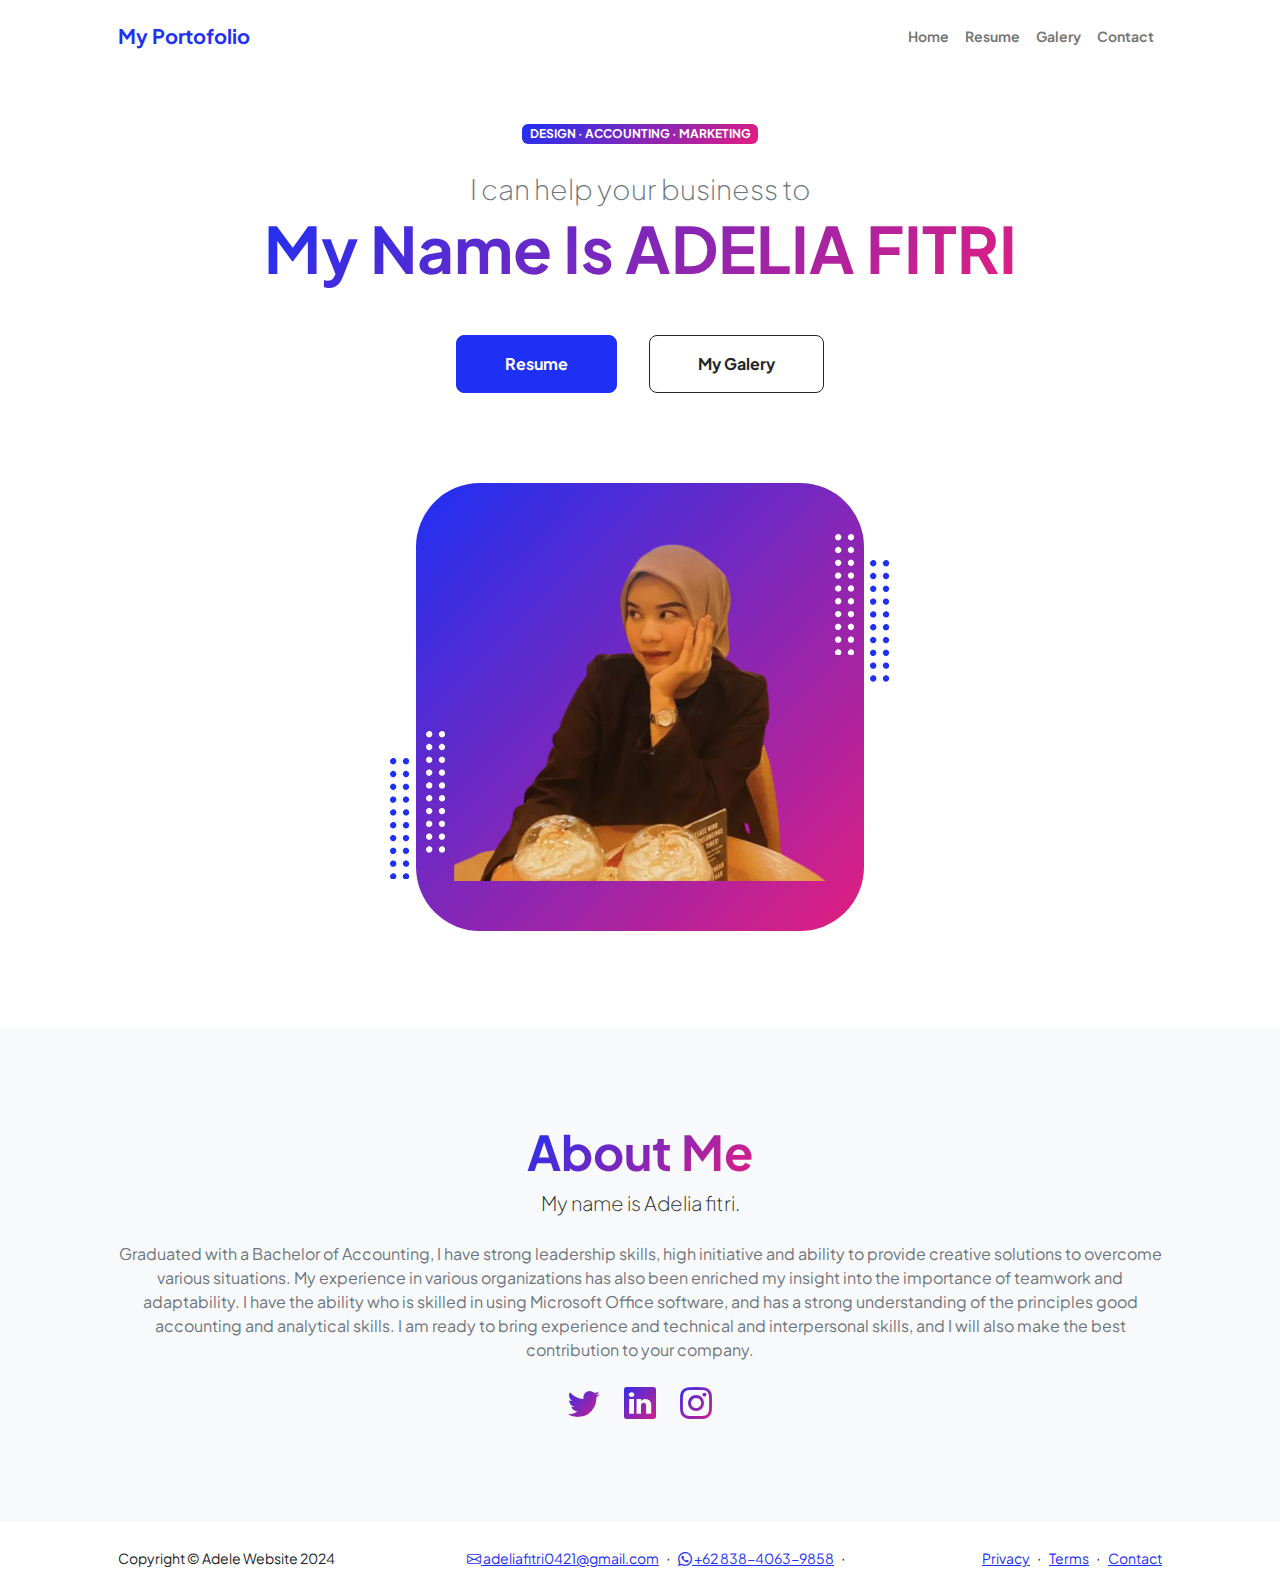
<file: index.html>
<!DOCTYPE html>
<html lang="en">
    <head>
        <meta charset="utf-8" />
        <meta name="viewport" content="width=device-width, initial-scale=1, shrink-to-fit=no" />
        <meta name="description" content="" />
        <meta name="author" content="" />
        <title>Portofolio - Adele</title>
        <!-- Favicon-->
        <link rel="icon" type="image/x-icon" href="assets/favicon.ico" />
        <!-- Custom Google font-->
        <link rel="preconnect" href="https://fonts.googleapis.com" />
        <link rel="preconnect" href="https://fonts.gstatic.com" crossorigin />
        <link href="https://fonts.googleapis.com/css2?family=Plus+Jakarta+Sans:wght@100;200;300;400;500;600;700;800;900&amp;display=swap" rel="stylesheet" />
        <!-- Bootstrap icons-->
        <link href="https://cdn.jsdelivr.net/npm/bootstrap-icons@1.8.1/font/bootstrap-icons.css" rel="stylesheet" />
        <!-- Core theme CSS (includes Bootstrap)-->
        <link href="css/styles.css" rel="stylesheet" />
    </head>
    <body class="d-flex flex-column h-100">
        <main class="flex-shrink-0">
            <!-- Navigation-->
            <nav class="navbar navbar-expand-lg navbar-light bg-white py-3">
                <div class="container px-5">
                    <a class="navbar-brand" href="index.html"><span class="fw-bolder text-primary">My Portofolio</span></a>
                    <button class="navbar-toggler" type="button" data-bs-toggle="collapse" data-bs-target="#navbarSupportedContent" aria-controls="navbarSupportedContent" aria-expanded="false" aria-label="Toggle navigation"><span class="navbar-toggler-icon"></span></button>
                    <div class="collapse navbar-collapse" id="navbarSupportedContent">
                        <ul class="navbar-nav ms-auto mb-2 mb-lg-0 small fw-bolder">
                            <li class="nav-item"><a class="nav-link" href="index.html">Home</a></li>
                            <li class="nav-item"><a class="nav-link" href="resume.html">Resume</a></li>
                            <li class="nav-item"><a class="nav-link" href="galery.html">Galery</a></li>
                            <li class="nav-item"><a class="nav-link" href="contact.html">Contact</a></li>
                        </ul>
                    </div>
                </div>
            </nav>
            <!-- Header-->
            <header class="py-5">
                <div class="container px-5 pb-5">
                    <div class="row gx-5 align-items-center">
                        <div class="col-xxl-5">
                            <!-- Header text content-->
                            <div class="text-center text-xxl-start">
                                <div class="badge bg-gradient-primary-to-secondary text-white mb-4"><div class="text-uppercase">Design &middot; Accounting &middot; Marketing</div></div>
                                <div class="fs-3 fw-light text-muted">I can help your business to</div>
                                <h1 class="display-3 fw-bolder mb-5"><span class="text-gradient d-inline">My Name Is ADELIA FITRI</span></h1>
                                <div class="d-grid gap-3 d-sm-flex justify-content-sm-center justify-content-xxl-start mb-3">
                                    <a class="btn btn-primary btn-lg px-5 py-3 me-sm-3 fs-6 fw-bolder" href="resume.html">Resume</a>
                                    <a class="btn btn-outline-dark btn-lg px-5 py-3 fs-6 fw-bolder" href="galery.html">My Galery</a>
                                </div>
                            </div>
                        </div>
                        <div class="col-xxl-7">
                            <!-- Header profile picture-->
                            <div class="d-flex justify-content-center mt-5 mt-xxl-0">
                                <div class="profile bg-gradient-primary-to-secondary">
                                    <img class="profile-img" src="assets/3.png" alt="..." style="padding-bottom: 50px;" />
                                    <div class="dots-1">
                                        <!-- SVG Dots-->
                                        <svg version="1.1" xmlns="http://www.w3.org/2000/svg" xmlns:xlink="http://www.w3.org/1999/xlink" x="0px" y="0px" viewBox="0 0 191.6 1215.4" style="enable-background: new 0 0 191.6 1215.4" xml:space="preserve">
                                            <g transform="translate(0.000000,1280.000000) scale(0.100000,-0.100000)">
                                                <path d="M227.7,12788.6c-105-35-200-141-222-248c-43-206,163-412,369-369c155,32,275,190,260,339c-11,105-90,213-190,262        C383.7,12801.6,289.7,12808.6,227.7,12788.6z"></path>
                                                <path d="M1507.7,12788.6c-151-50-253-216-222-362c25-119,136-230,254-255c194-41,395,142,375,339c-11,105-90,213-190,262        C1663.7,12801.6,1569.7,12808.6,1507.7,12788.6z"></path>
                                                <path d="M227.7,11508.6c-105-35-200-141-222-248c-43-206,163-412,369-369c155,32,275,190,260,339c-11,105-90,213-190,262        C383.7,11521.6,289.7,11528.6,227.7,11508.6z"></path>
                                                <path d="M1507.7,11508.6c-151-50-253-216-222-362c25-119,136-230,254-255c194-41,395,142,375,339c-11,105-90,213-190,262        C1663.7,11521.6,1569.7,11528.6,1507.7,11508.6z"></path>
                                                <path d="M227.7,10228.6c-105-35-200-141-222-248c-43-206,163-412,369-369c155,32,275,190,260,339c-11,105-90,213-190,262        C383.7,10241.6,289.7,10248.6,227.7,10228.6z"></path>
                                                <path d="M1507.7,10228.6c-105-35-200-141-222-248c-43-206,163-412,369-369c155,32,275,190,260,339c-11,105-90,213-190,262        C1663.7,10241.6,1569.7,10248.6,1507.7,10228.6z"></path>
                                                <path d="M227.7,8948.6c-105-35-200-141-222-248c-43-206,163-412,369-369c155,32,275,190,260,339c-11,105-90,213-190,262        C383.7,8961.6,289.7,8968.6,227.7,8948.6z"></path>
                                                <path d="M1507.7,8948.6c-105-35-200-141-222-248c-43-206,163-412,369-369c155,32,275,190,260,339c-11,105-90,213-190,262        C1663.7,8961.6,1569.7,8968.6,1507.7,8948.6z"></path>
                                                <path d="M227.7,7668.6c-105-35-200-141-222-248c-43-206,163-412,369-369c155,32,275,190,260,339c-11,105-90,213-190,262        C383.7,7681.6,289.7,7688.6,227.7,7668.6z"></path>
                                                <path d="M1507.7,7668.6c-105-35-200-141-222-248c-43-206,163-412,369-369c155,32,275,190,260,339c-11,105-90,213-190,262        C1663.7,7681.6,1569.7,7688.6,1507.7,7668.6z"></path>
                                                <path d="M227.7,6388.6c-105-35-200-141-222-248c-43-206,163-412,369-369c155,32,275,190,260,339c-11,105-90,213-190,262        C383.7,6401.6,289.7,6408.6,227.7,6388.6z"></path>
                                                <path d="M1507.7,6388.6c-105-35-200-141-222-248c-43-206,163-412,369-369c155,32,275,190,260,339c-11,105-90,213-190,262        C1663.7,6401.6,1569.7,6408.6,1507.7,6388.6z"></path>
                                                <path d="M227.7,5108.6c-105-35-200-141-222-248c-43-206,163-412,369-369c155,32,275,190,260,339c-11,105-90,213-190,262        C383.7,5121.6,289.7,5128.6,227.7,5108.6z"></path>
                                                <path d="M1507.7,5108.6c-105-35-200-141-222-248c-43-206,163-412,369-369c155,32,275,190,260,339c-11,105-90,213-190,262        C1663.7,5121.6,1569.7,5128.6,1507.7,5108.6z"></path>
                                                <path d="M227.7,3828.6c-105-35-200-141-222-248c-43-206,163-412,369-369c155,32,275,190,260,339c-11,105-90,213-190,262        C383.7,3841.6,289.7,3848.6,227.7,3828.6z"></path>
                                                <path d="M1507.7,3828.6c-105-35-200-141-222-248c-43-206,163-412,369-369c155,32,275,190,260,339c-11,105-90,213-190,262        C1663.7,3841.6,1569.7,3848.6,1507.7,3828.6z"></path>
                                                <path d="M227.7,2548.6c-105-35-200-141-222-248c-43-206,163-412,369-369c155,32,275,190,260,339c-11,105-90,213-190,262        C383.7,2561.6,289.7,2568.6,227.7,2548.6z"></path>
                                                <path d="M1507.7,2548.6c-105-35-200-141-222-248c-43-206,163-412,369-369c155,32,275,190,260,339c-11,105-90,213-190,262        C1663.7,2561.6,1569.7,2568.6,1507.7,2548.6z"></path>
                                                <path d="M227.7,1268.6c-105-35-200-141-222-248c-43-206,163-412,369-369c155,32,275,190,260,339c-11,105-90,213-190,262        C383.7,1281.6,289.7,1288.6,227.7,1268.6z"></path>
                                                <path d="M1507.7,1268.6c-105-35-200-141-222-248c-43-206,163-412,369-369c155,32,275,190,260,339c-11,105-90,213-190,262        C1663.7,1281.6,1569.7,1288.6,1507.7,1268.6z"></path>
                                            </g>
                                        </svg>
                                        <!-- END of SVG dots-->
                                    </div>
                                    <div class="dots-2">
                                        <!-- SVG Dots-->
                                        <svg version="1.1" xmlns="http://www.w3.org/2000/svg" xmlns:xlink="http://www.w3.org/1999/xlink" x="0px" y="0px" viewBox="0 0 191.6 1215.4" style="enable-background: new 0 0 191.6 1215.4" xml:space="preserve">
                                            <g transform="translate(0.000000,1280.000000) scale(0.100000,-0.100000)">
                                                <path d="M227.7,12788.6c-105-35-200-141-222-248c-43-206,163-412,369-369c155,32,275,190,260,339c-11,105-90,213-190,262        C383.7,12801.6,289.7,12808.6,227.7,12788.6z"></path>
                                                <path d="M1507.7,12788.6c-151-50-253-216-222-362c25-119,136-230,254-255c194-41,395,142,375,339c-11,105-90,213-190,262        C1663.7,12801.6,1569.7,12808.6,1507.7,12788.6z"></path>
                                                <path d="M227.7,11508.6c-105-35-200-141-222-248c-43-206,163-412,369-369c155,32,275,190,260,339c-11,105-90,213-190,262        C383.7,11521.6,289.7,11528.6,227.7,11508.6z"></path>
                                                <path d="M1507.7,11508.6c-151-50-253-216-222-362c25-119,136-230,254-255c194-41,395,142,375,339c-11,105-90,213-190,262        C1663.7,11521.6,1569.7,11528.6,1507.7,11508.6z"></path>
                                                <path d="M227.7,10228.6c-105-35-200-141-222-248c-43-206,163-412,369-369c155,32,275,190,260,339c-11,105-90,213-190,262        C383.7,10241.6,289.7,10248.6,227.7,10228.6z"></path>
                                                <path d="M1507.7,10228.6c-105-35-200-141-222-248c-43-206,163-412,369-369c155,32,275,190,260,339c-11,105-90,213-190,262        C1663.7,10241.6,1569.7,10248.6,1507.7,10228.6z"></path>
                                                <path d="M227.7,8948.6c-105-35-200-141-222-248c-43-206,163-412,369-369c155,32,275,190,260,339c-11,105-90,213-190,262        C383.7,8961.6,289.7,8968.6,227.7,8948.6z"></path>
                                                <path d="M1507.7,8948.6c-105-35-200-141-222-248c-43-206,163-412,369-369c155,32,275,190,260,339c-11,105-90,213-190,262        C1663.7,8961.6,1569.7,8968.6,1507.7,8948.6z"></path>
                                                <path d="M227.7,7668.6c-105-35-200-141-222-248c-43-206,163-412,369-369c155,32,275,190,260,339c-11,105-90,213-190,262        C383.7,7681.6,289.7,7688.6,227.7,7668.6z"></path>
                                                <path d="M1507.7,7668.6c-105-35-200-141-222-248c-43-206,163-412,369-369c155,32,275,190,260,339c-11,105-90,213-190,262        C1663.7,7681.6,1569.7,7688.6,1507.7,7668.6z"></path>
                                                <path d="M227.7,6388.6c-105-35-200-141-222-248c-43-206,163-412,369-369c155,32,275,190,260,339c-11,105-90,213-190,262        C383.7,6401.6,289.7,6408.6,227.7,6388.6z"></path>
                                                <path d="M1507.7,6388.6c-105-35-200-141-222-248c-43-206,163-412,369-369c155,32,275,190,260,339c-11,105-90,213-190,262        C1663.7,6401.6,1569.7,6408.6,1507.7,6388.6z"></path>
                                                <path d="M227.7,5108.6c-105-35-200-141-222-248c-43-206,163-412,369-369c155,32,275,190,260,339c-11,105-90,213-190,262        C383.7,5121.6,289.7,5128.6,227.7,5108.6z"></path>
                                                <path d="M1507.7,5108.6c-105-35-200-141-222-248c-43-206,163-412,369-369c155,32,275,190,260,339c-11,105-90,213-190,262        C1663.7,5121.6,1569.7,5128.6,1507.7,5108.6z"></path>
                                                <path d="M227.7,3828.6c-105-35-200-141-222-248c-43-206,163-412,369-369c155,32,275,190,260,339c-11,105-90,213-190,262        C383.7,3841.6,289.7,3848.6,227.7,3828.6z"></path>
                                                <path d="M1507.7,3828.6c-105-35-200-141-222-248c-43-206,163-412,369-369c155,32,275,190,260,339c-11,105-90,213-190,262        C1663.7,3841.6,1569.7,3848.6,1507.7,3828.6z"></path>
                                                <path d="M227.7,2548.6c-105-35-200-141-222-248c-43-206,163-412,369-369c155,32,275,190,260,339c-11,105-90,213-190,262        C383.7,2561.6,289.7,2568.6,227.7,2548.6z"></path>
                                                <path d="M1507.7,2548.6c-105-35-200-141-222-248c-43-206,163-412,369-369c155,32,275,190,260,339c-11,105-90,213-190,262        C1663.7,2561.6,1569.7,2568.6,1507.7,2548.6z"></path>
                                                <path d="M227.7,1268.6c-105-35-200-141-222-248c-43-206,163-412,369-369c155,32,275,190,260,339c-11,105-90,213-190,262        C383.7,1281.6,289.7,1288.6,227.7,1268.6z"></path>
                                                <path d="M1507.7,1268.6c-105-35-200-141-222-248c-43-206,163-412,369-369c155,32,275,190,260,339c-11,105-90,213-190,262        C1663.7,1281.6,1569.7,1288.6,1507.7,1268.6z"></path>
                                            </g>
                                        </svg>
                                        <!-- END of SVG dots-->
                                    </div>
                                    <div class="dots-3">
                                        <!-- SVG Dots-->
                                        <svg version="1.1" xmlns="http://www.w3.org/2000/svg" xmlns:xlink="http://www.w3.org/1999/xlink" x="0px" y="0px" viewBox="0 0 191.6 1215.4" style="enable-background: new 0 0 191.6 1215.4" xml:space="preserve">
                                            <g transform="translate(0.000000,1280.000000) scale(0.100000,-0.100000)">
                                                <path d="M227.7,12788.6c-105-35-200-141-222-248c-43-206,163-412,369-369c155,32,275,190,260,339c-11,105-90,213-190,262        C383.7,12801.6,289.7,12808.6,227.7,12788.6z"></path>
                                                <path d="M1507.7,12788.6c-151-50-253-216-222-362c25-119,136-230,254-255c194-41,395,142,375,339c-11,105-90,213-190,262        C1663.7,12801.6,1569.7,12808.6,1507.7,12788.6z"></path>
                                                <path d="M227.7,11508.6c-105-35-200-141-222-248c-43-206,163-412,369-369c155,32,275,190,260,339c-11,105-90,213-190,262        C383.7,11521.6,289.7,11528.6,227.7,11508.6z"></path>
                                                <path d="M1507.7,11508.6c-151-50-253-216-222-362c25-119,136-230,254-255c194-41,395,142,375,339c-11,105-90,213-190,262        C1663.7,11521.6,1569.7,11528.6,1507.7,11508.6z"></path>
                                                <path d="M227.7,10228.6c-105-35-200-141-222-248c-43-206,163-412,369-369c155,32,275,190,260,339c-11,105-90,213-190,262        C383.7,10241.6,289.7,10248.6,227.7,10228.6z"></path>
                                                <path d="M1507.7,10228.6c-105-35-200-141-222-248c-43-206,163-412,369-369c155,32,275,190,260,339c-11,105-90,213-190,262        C1663.7,10241.6,1569.7,10248.6,1507.7,10228.6z"></path>
                                                <path d="M227.7,8948.6c-105-35-200-141-222-248c-43-206,163-412,369-369c155,32,275,190,260,339c-11,105-90,213-190,262        C383.7,8961.6,289.7,8968.6,227.7,8948.6z"></path>
                                                <path d="M1507.7,8948.6c-105-35-200-141-222-248c-43-206,163-412,369-369c155,32,275,190,260,339c-11,105-90,213-190,262        C1663.7,8961.6,1569.7,8968.6,1507.7,8948.6z"></path>
                                                <path d="M227.7,7668.6c-105-35-200-141-222-248c-43-206,163-412,369-369c155,32,275,190,260,339c-11,105-90,213-190,262        C383.7,7681.6,289.7,7688.6,227.7,7668.6z"></path>
                                                <path d="M1507.7,7668.6c-105-35-200-141-222-248c-43-206,163-412,369-369c155,32,275,190,260,339c-11,105-90,213-190,262        C1663.7,7681.6,1569.7,7688.6,1507.7,7668.6z"></path>
                                                <path d="M227.7,6388.6c-105-35-200-141-222-248c-43-206,163-412,369-369c155,32,275,190,260,339c-11,105-90,213-190,262        C383.7,6401.6,289.7,6408.6,227.7,6388.6z"></path>
                                                <path d="M1507.7,6388.6c-105-35-200-141-222-248c-43-206,163-412,369-369c155,32,275,190,260,339c-11,105-90,213-190,262        C1663.7,6401.6,1569.7,6408.6,1507.7,6388.6z"></path>
                                                <path d="M227.7,5108.6c-105-35-200-141-222-248c-43-206,163-412,369-369c155,32,275,190,260,339c-11,105-90,213-190,262        C383.7,5121.6,289.7,5128.6,227.7,5108.6z"></path>
                                                <path d="M1507.7,5108.6c-105-35-200-141-222-248c-43-206,163-412,369-369c155,32,275,190,260,339c-11,105-90,213-190,262        C1663.7,5121.6,1569.7,5128.6,1507.7,5108.6z"></path>
                                                <path d="M227.7,3828.6c-105-35-200-141-222-248c-43-206,163-412,369-369c155,32,275,190,260,339c-11,105-90,213-190,262        C383.7,3841.6,289.7,3848.6,227.7,3828.6z"></path>
                                                <path d="M1507.7,3828.6c-105-35-200-141-222-248c-43-206,163-412,369-369c155,32,275,190,260,339c-11,105-90,213-190,262        C1663.7,3841.6,1569.7,3848.6,1507.7,3828.6z"></path>
                                                <path d="M227.7,2548.6c-105-35-200-141-222-248c-43-206,163-412,369-369c155,32,275,190,260,339c-11,105-90,213-190,262        C383.7,2561.6,289.7,2568.6,227.7,2548.6z"></path>
                                                <path d="M1507.7,2548.6c-105-35-200-141-222-248c-43-206,163-412,369-369c155,32,275,190,260,339c-11,105-90,213-190,262        C1663.7,2561.6,1569.7,2568.6,1507.7,2548.6z"></path>
                                                <path d="M227.7,1268.6c-105-35-200-141-222-248c-43-206,163-412,369-369c155,32,275,190,260,339c-11,105-90,213-190,262        C383.7,1281.6,289.7,1288.6,227.7,1268.6z"></path>
                                                <path d="M1507.7,1268.6c-105-35-200-141-222-248c-43-206,163-412,369-369c155,32,275,190,260,339c-11,105-90,213-190,262        C1663.7,1281.6,1569.7,1288.6,1507.7,1268.6z"></path>
                                            </g>
                                        </svg>
                                        <!-- END of SVG dots-->
                                    </div>
                                    <div class="dots-4">
                                        <!-- SVG Dots-->
                                        <svg version="1.1" xmlns="http://www.w3.org/2000/svg" xmlns:xlink="http://www.w3.org/1999/xlink" x="0px" y="0px" viewBox="0 0 191.6 1215.4" style="enable-background: new 0 0 191.6 1215.4" xml:space="preserve">
                                            <g transform="translate(0.000000,1280.000000) scale(0.100000,-0.100000)">
                                                <path d="M227.7,12788.6c-105-35-200-141-222-248c-43-206,163-412,369-369c155,32,275,190,260,339c-11,105-90,213-190,262        C383.7,12801.6,289.7,12808.6,227.7,12788.6z"></path>
                                                <path d="M1507.7,12788.6c-151-50-253-216-222-362c25-119,136-230,254-255c194-41,395,142,375,339c-11,105-90,213-190,262        C1663.7,12801.6,1569.7,12808.6,1507.7,12788.6z"></path>
                                                <path d="M227.7,11508.6c-105-35-200-141-222-248c-43-206,163-412,369-369c155,32,275,190,260,339c-11,105-90,213-190,262        C383.7,11521.6,289.7,11528.6,227.7,11508.6z"></path>
                                                <path d="M1507.7,11508.6c-151-50-253-216-222-362c25-119,136-230,254-255c194-41,395,142,375,339c-11,105-90,213-190,262        C1663.7,11521.6,1569.7,11528.6,1507.7,11508.6z"></path>
                                                <path d="M227.7,10228.6c-105-35-200-141-222-248c-43-206,163-412,369-369c155,32,275,190,260,339c-11,105-90,213-190,262        C383.7,10241.6,289.7,10248.6,227.7,10228.6z"></path>
                                                <path d="M1507.7,10228.6c-105-35-200-141-222-248c-43-206,163-412,369-369c155,32,275,190,260,339c-11,105-90,213-190,262        C1663.7,10241.6,1569.7,10248.6,1507.7,10228.6z"></path>
                                                <path d="M227.7,8948.6c-105-35-200-141-222-248c-43-206,163-412,369-369c155,32,275,190,260,339c-11,105-90,213-190,262        C383.7,8961.6,289.7,8968.6,227.7,8948.6z"></path>
                                                <path d="M1507.7,8948.6c-105-35-200-141-222-248c-43-206,163-412,369-369c155,32,275,190,260,339c-11,105-90,213-190,262        C1663.7,8961.6,1569.7,8968.6,1507.7,8948.6z"></path>
                                                <path d="M227.7,7668.6c-105-35-200-141-222-248c-43-206,163-412,369-369c155,32,275,190,260,339c-11,105-90,213-190,262        C383.7,7681.6,289.7,7688.6,227.7,7668.6z"></path>
                                                <path d="M1507.7,7668.6c-105-35-200-141-222-248c-43-206,163-412,369-369c155,32,275,190,260,339c-11,105-90,213-190,262        C1663.7,7681.6,1569.7,7688.6,1507.7,7668.6z"></path>
                                                <path d="M227.7,6388.6c-105-35-200-141-222-248c-43-206,163-412,369-369c155,32,275,190,260,339c-11,105-90,213-190,262        C383.7,6401.6,289.7,6408.6,227.7,6388.6z"></path>
                                                <path d="M1507.7,6388.6c-105-35-200-141-222-248c-43-206,163-412,369-369c155,32,275,190,260,339c-11,105-90,213-190,262        C1663.7,6401.6,1569.7,6408.6,1507.7,6388.6z"></path>
                                                <path d="M227.7,5108.6c-105-35-200-141-222-248c-43-206,163-412,369-369c155,32,275,190,260,339c-11,105-90,213-190,262        C383.7,5121.6,289.7,5128.6,227.7,5108.6z"></path>
                                                <path d="M1507.7,5108.6c-105-35-200-141-222-248c-43-206,163-412,369-369c155,32,275,190,260,339c-11,105-90,213-190,262        C1663.7,5121.6,1569.7,5128.6,1507.7,5108.6z"></path>
                                                <path d="M227.7,3828.6c-105-35-200-141-222-248c-43-206,163-412,369-369c155,32,275,190,260,339c-11,105-90,213-190,262        C383.7,3841.6,289.7,3848.6,227.7,3828.6z"></path>
                                                <path d="M1507.7,3828.6c-105-35-200-141-222-248c-43-206,163-412,369-369c155,32,275,190,260,339c-11,105-90,213-190,262        C1663.7,3841.6,1569.7,3848.6,1507.7,3828.6z"></path>
                                                <path d="M227.7,2548.6c-105-35-200-141-222-248c-43-206,163-412,369-369c155,32,275,190,260,339c-11,105-90,213-190,262        C383.7,2561.6,289.7,2568.6,227.7,2548.6z"></path>
                                                <path d="M1507.7,2548.6c-105-35-200-141-222-248c-43-206,163-412,369-369c155,32,275,190,260,339c-11,105-90,213-190,262        C1663.7,2561.6,1569.7,2568.6,1507.7,2548.6z"></path>
                                                <path d="M227.7,1268.6c-105-35-200-141-222-248c-43-206,163-412,369-369c155,32,275,190,260,339c-11,105-90,213-190,262        C383.7,1281.6,289.7,1288.6,227.7,1268.6z"></path>
                                                <path d="M1507.7,1268.6c-105-35-200-141-222-248c-43-206,163-412,369-369c155,32,275,190,260,339c-11,105-90,213-190,262        C1663.7,1281.6,1569.7,1288.6,1507.7,1268.6z"></path>
                                            </g>
                                        </svg>
                                        <!-- END of SVG dots-->
                                    </div>
                                </div>
                            </div>
                        </div>
                    </div>
                </div>
            </header>
            <!-- About Section-->
            <section class="bg-light py-5">
                <div class="container px-5">
                    <div class="row gx-5 justify-content-center">
                        <div class="col-xxl-8">
                            <div class="text-center my-5">
                                <h2 class="display-5 fw-bolder"><span class="text-gradient d-inline">About Me</span></h2>
                                <p class="lead fw-light mb-4">My name is Adelia fitri.</p>
                                <p class="text-muted">Graduated with a Bachelor of Accounting, I have strong leadership skills, high initiative and ability
                                    to provide creative solutions to overcome various situations. My experience in various organizations has also been
                                    enriched my insight into the importance of teamwork and adaptability. I have the ability
                                    who is skilled in using Microsoft Office software, and has a strong understanding of the principles
                                    good accounting and analytical skills. I am ready to bring experience and technical and interpersonal skills, and
                                    I will also make the best contribution to your company.</p>
                                <div class="d-flex justify-content-center fs-2 gap-4">
                                    <a class="text-gradient" href="#!"><i class="bi bi-twitter"></i></a>
                                    <!-- <a class="text-gradient" href="+62 838-4063-9858"><i class="bi bi-whatsapp"></i></a> -->
                                    <a class="text-gradient" href="https://www.linkedin.com/in/adeliafitri""><i class="bi bi-linkedin"></i></a>
                                    <a class="text-gradient" href="https://www.instagram.com/addeelle_?igsh=eDBuMzd1dDM4Njk5"><i class="fab bi-instagram"></i></a>
                                </div>
                            </div>
                        </div>
                    </div>
                </div>
            </section>
        </main>
        <!-- Footer-->
        <footer class="bg-white py-4 mt-auto">
            <div class="container px-5">
                <div class="row align-items-center justify-content-between flex-column flex-sm-row">
                    <div class="col-auto"><div class="small m-0">Copyright &copy; Adele Website 2024</div></div>
                    <div class="col-auto">
                        <a class="small" href="#!"><i class="fas bi-envelope"></i> adeliafitri0421@gmail.com</a>
                        <span class="mx-1">&middot;</span>
                        <a class="small" href="#!"><i class="fas bi-whatsapp"></i> +62 838-4063-9858</a>
                        <span class="mx-1">&middot;</span>
                    </div>
                    <div class="col-auto">
                        <a class="small" href="#!">Privacy</a>
                        <span class="mx-1">&middot;</span>
                        <a class="small" href="#!">Terms</a>
                        <span class="mx-1">&middot;</span>
                        <a class="small" href="#!">Contact</a>
                    </div>
                </div>
            </div>
        </footer>
        <!-- Bootstrap core JS-->
        <script src="https://cdn.jsdelivr.net/npm/bootstrap@5.2.3/dist/js/bootstrap.bundle.min.js"></script>
        <!-- Core theme JS-->
        <script src="js/scripts.js"></script>
    </body>
</html>
</file>
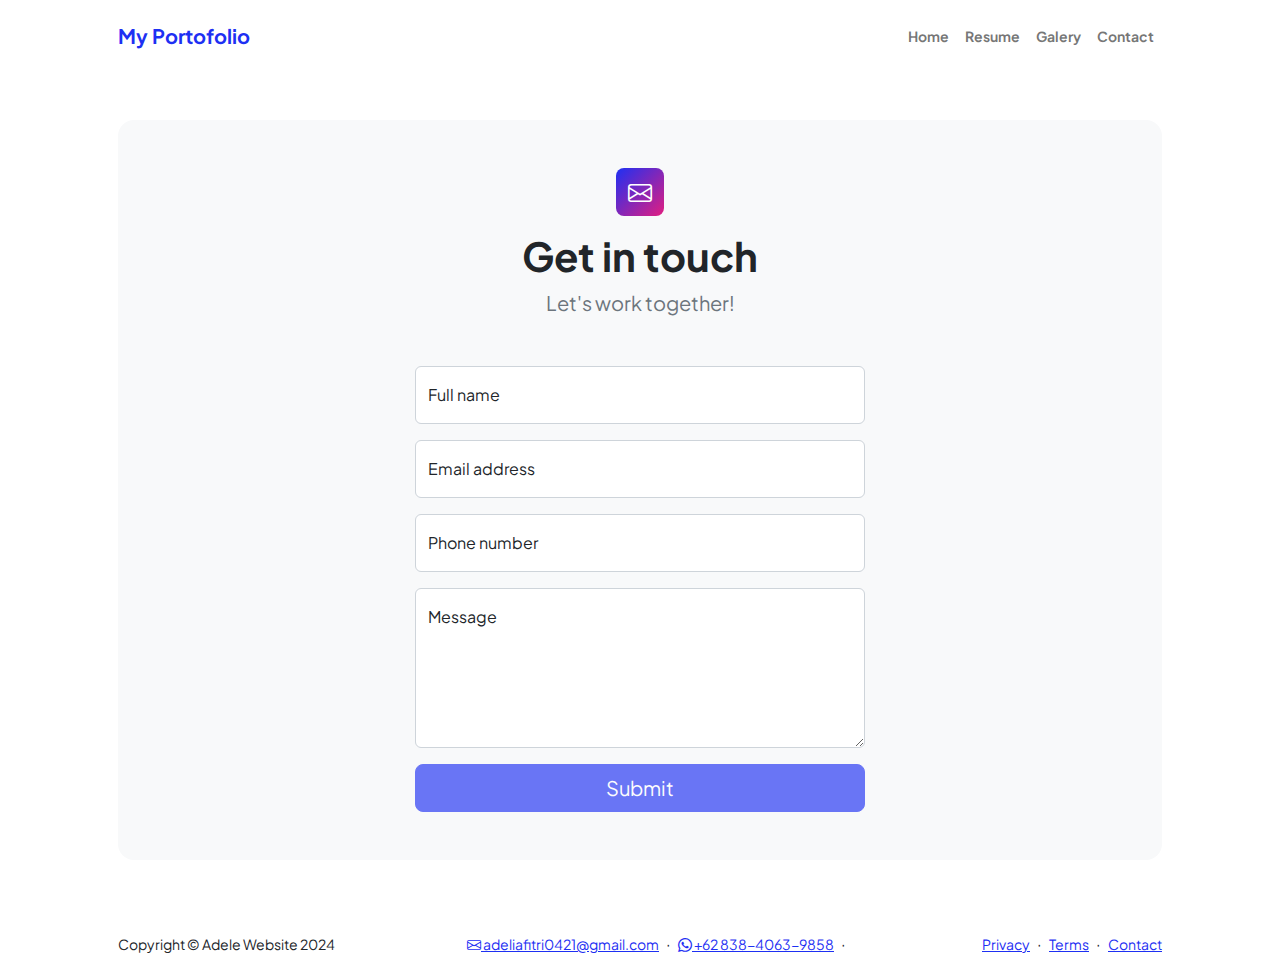
<file: contact.html>
<!DOCTYPE html>
<html lang="en">
    <head>
        <meta charset="utf-8" />
        <meta name="viewport" content="width=device-width, initial-scale=1, shrink-to-fit=no" />
        <meta name="description" content />
        <meta name="author" content />
        <title>Portofolio - Adele</title>
        <!-- Favicon-->
        <link rel="icon" type="image/x-icon" href="assets/favicon.ico" />
        <!-- Custom Google font-->
        <link rel="preconnect" href="https://fonts.googleapis.com" />
        <link rel="preconnect" href="https://fonts.gstatic.com" crossorigin />
        <link href="https://fonts.googleapis.com/css2?family=Plus+Jakarta+Sans:wght@100;200;300;400;500;600;700;800;900&amp;display=swap" rel="stylesheet" />
        <!-- Bootstrap icons-->
        <link href="https://cdn.jsdelivr.net/npm/bootstrap-icons@1.8.1/font/bootstrap-icons.css" rel="stylesheet" />
        <!-- Core theme CSS (includes Bootstrap)-->
        <link href="css/styles.css" rel="stylesheet" />
    </head>
    <body class="d-flex flex-column">
        <main class="flex-shrink-0">
            <!-- Navigation-->
            <nav class="navbar navbar-expand-lg navbar-light bg-white py-3">
                <div class="container px-5">
                    <a class="navbar-brand" href="index.html"><span class="fw-bolder text-primary">My Portofolio</span></a>
                    <button class="navbar-toggler" type="button" data-bs-toggle="collapse" data-bs-target="#navbarSupportedContent" aria-controls="navbarSupportedContent" aria-expanded="false" aria-label="Toggle navigation"><span class="navbar-toggler-icon"></span></button>
                    <div class="collapse navbar-collapse" id="navbarSupportedContent">
                        <ul class="navbar-nav ms-auto mb-2 mb-lg-0 small fw-bolder">
                            <li class="nav-item"><a class="nav-link" href="index.html">Home</a></li>
                            <li class="nav-item"><a class="nav-link" href="resume.html">Resume</a></li>
                            <li class="nav-item"><a class="nav-link" href="galery.html">Galery</a></li>
                            <li class="nav-item"><a class="nav-link" href="contact.html">Contact</a></li>
                        </ul>
                    </div>
                </div>
            </nav>
            <!-- Page content-->
            <section class="py-5">
                <div class="container px-5">
                    <!-- Contact form-->
                    <div class="bg-light rounded-4 py-5 px-4 px-md-5">
                        <div class="text-center mb-5">
                            <div class="feature bg-primary bg-gradient-primary-to-secondary text-white rounded-3 mb-3"><i class="bi bi-envelope"></i></div>
                            <h1 class="fw-bolder">Get in touch</h1>
                            <p class="lead fw-normal text-muted mb-0">Let's work together!</p>
                        </div>
                        <div class="row gx-5 justify-content-center">
                            <div class="col-lg-8 col-xl-6">
                                <!-- * * * * * * * * * * * * * * *-->
                                <!-- * * SB Forms Contact Form * *-->
                                <!-- * * * * * * * * * * * * * * *-->
                                <!-- This form is pre-integrated with SB Forms.-->
                                <!-- To make this form functional, sign up at-->
                                <!-- https://startbootstrap.com/solution/contact-forms-->
                                <!-- to get an API token!-->
                                <form id="contactForm" data-sb-form-api-token="API_TOKEN">
                                    <!-- Name input-->
                                    <div class="form-floating mb-3">
                                        <input class="form-control" id="name" type="text" placeholder="Enter your name..." data-sb-validations="required" />
                                        <label for="name">Full name</label>
                                        <div class="invalid-feedback" data-sb-feedback="name:required">A name is required.</div>
                                    </div>
                                    <!-- Email address input-->
                                    <div class="form-floating mb-3">
                                        <input class="form-control" id="email" type="email" placeholder="name@example.com" data-sb-validations="required,email" />
                                        <label for="email">Email address</label>
                                        <div class="invalid-feedback" data-sb-feedback="email:required">An email is required.</div>
                                        <div class="invalid-feedback" data-sb-feedback="email:email">Email is not valid.</div>
                                    </div>
                                    <!-- Phone number input-->
                                    <div class="form-floating mb-3">
                                        <input class="form-control" id="phone" type="tel" placeholder="(123) 456-7890" data-sb-validations="required" />
                                        <label for="phone">Phone number</label>
                                        <div class="invalid-feedback" data-sb-feedback="phone:required">A phone number is required.</div>
                                    </div>
                                    <!-- Message input-->
                                    <div class="form-floating mb-3">
                                        <textarea class="form-control" id="message" type="text" placeholder="Enter your message here..." style="height: 10rem" data-sb-validations="required"></textarea>
                                        <label for="message">Message</label>
                                        <div class="invalid-feedback" data-sb-feedback="message:required">A message is required.</div>
                                    </div>
                                    <!-- Submit success message-->
                                    <!---->
                                    <!-- This is what your users will see when the form-->
                                    <!-- has successfully submitted-->
                                    <div class="d-none" id="submitSuccessMessage">
                                        <div class="text-center mb-3">
                                            <div class="fw-bolder">Form submission successful!</div>
                                            To activate this form, sign up at
                                            <br />
                                            <a href="https://startbootstrap.com/solution/contact-forms">https://startbootstrap.com/solution/contact-forms</a>
                                        </div>
                                    </div>
                                    <!-- Submit error message-->
                                    <!---->
                                    <!-- This is what your users will see when there is-->
                                    <!-- an error submitting the form-->
                                    <div class="d-none" id="submitErrorMessage"><div class="text-center text-danger mb-3">Error sending message!</div></div>
                                    <!-- Submit Button-->
                                    <div class="d-grid"><button class="btn btn-primary btn-lg disabled" id="submitButton" type="submit">Submit</button></div>
                                </form>
                            </div>
                        </div>
                    </div>
                </div>
            </section>
        </main>
        <!-- Footer-->
        <footer class="bg-white py-4 mt-auto">
            <div class="container px-5">
                <div class="row align-items-center justify-content-between flex-column flex-sm-row">
                    <div class="col-auto"><div class="small m-0">Copyright &copy; Adele Website 2024</div></div>
                    <div class="col-auto">
                        <a class="small" href="#!"><i class="fas bi-envelope"></i> adeliafitri0421@gmail.com</a>
                        <span class="mx-1">&middot;</span>
                        <a class="small" href="#!"><i class="fas bi-whatsapp"></i> +62 838-4063-9858</a>
                        <span class="mx-1">&middot;</span>
                    </div>
                    <div class="col-auto">
                        <a class="small" href="#!">Privacy</a>
                        <span class="mx-1">&middot;</span>
                        <a class="small" href="#!">Terms</a>
                        <span class="mx-1">&middot;</span>
                        <a class="small" href="#!">Contact</a>
                    </div>
                </div>
            </div>
        </footer>
        <!-- Bootstrap core JS-->
        <script src="https://cdn.jsdelivr.net/npm/bootstrap@5.2.3/dist/js/bootstrap.bundle.min.js"></script>
        <!-- Core theme JS-->
        <script src="js/scripts.js"></script>
        <!-- * * * * * * * * * * * * * * * * * * * * * * * * * * * * * * * * * * * * * * * *-->
        <!-- * *                               SB Forms JS                               * *-->
        <!-- * * Activate your form at https://startbootstrap.com/solution/contact-forms * *-->
        <!-- * * * * * * * * * * * * * * * * * * * * * * * * * * * * * * * * * * * * * * * *-->
        <script src="https://cdn.startbootstrap.com/sb-forms-latest.js"></script>
    </body>
</html>
</file>
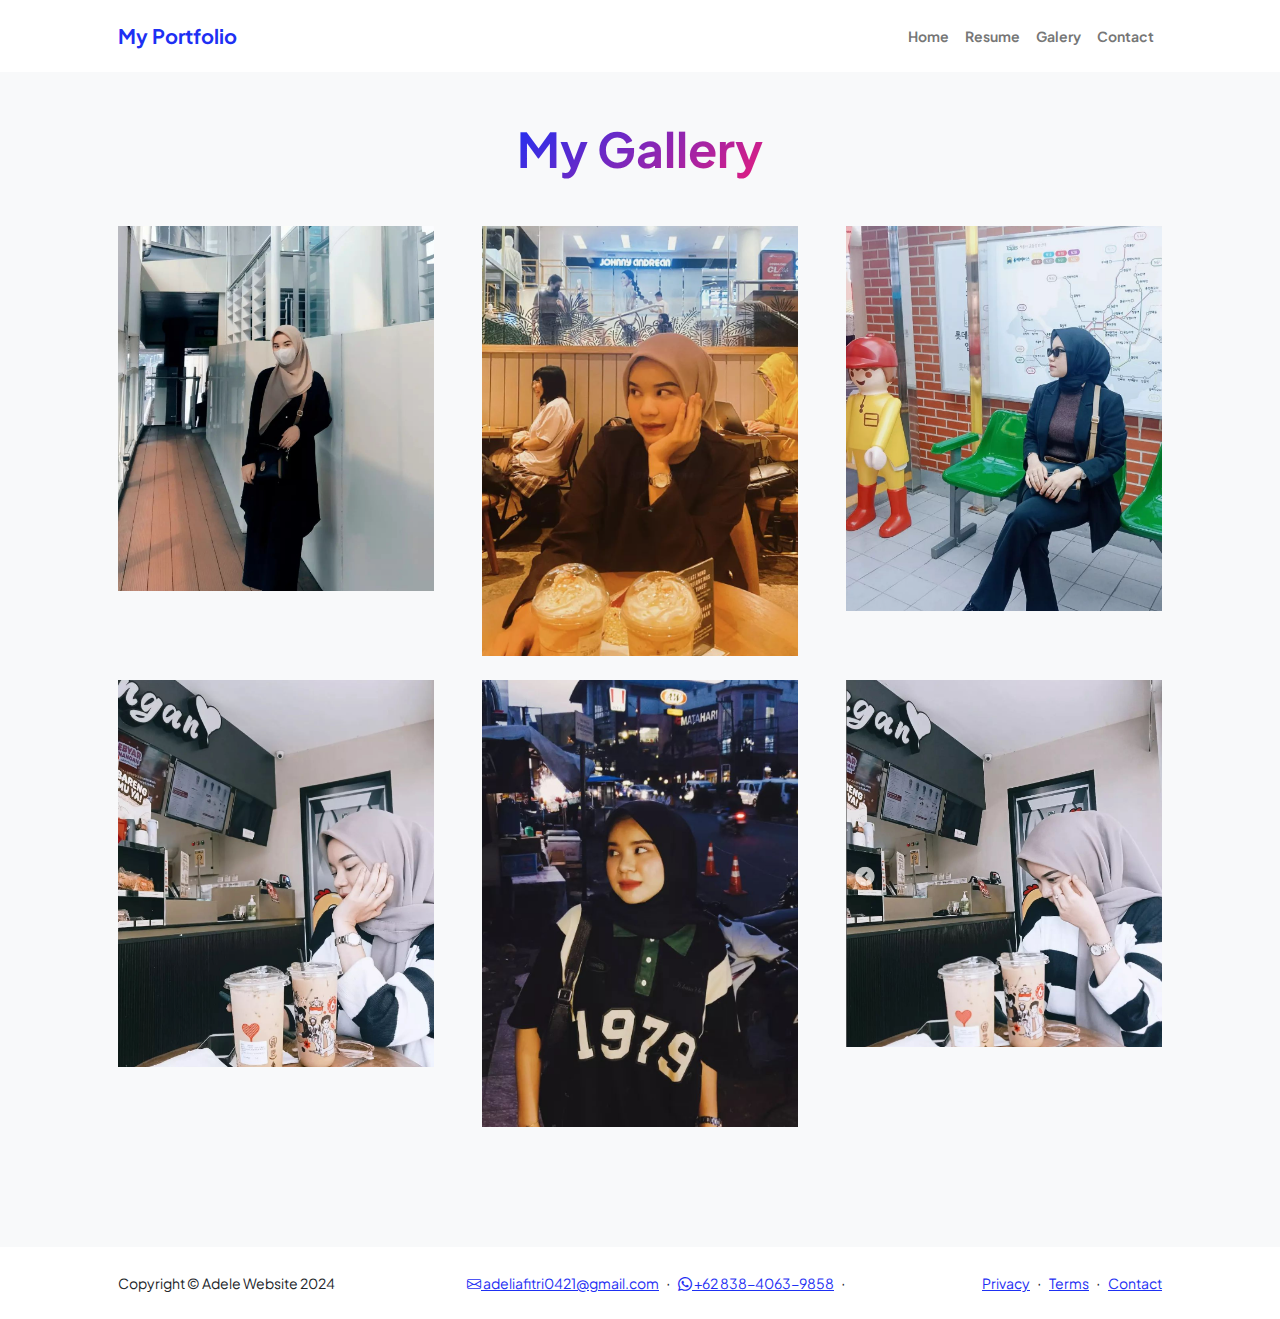
<file: galery.html>
<!DOCTYPE html>
<html lang="en">
<head>
    <meta charset="utf-8" />
    <meta name="viewport" content="width=device-width, initial-scale=1, shrink-to-fit=no" />
    <meta name="description" content="" />
    <meta name="author" content="" />
    <title>Modern Business - Start Bootstrap Template</title>
    <!-- Favicon-->
    <link rel="icon" type="image/x-icon" href="assets/favicon.ico" />
    <!-- Custom Google font-->
    <link rel="preconnect" href="https://fonts.googleapis.com" />
    <link rel="preconnect" href="https://fonts.gstatic.com" crossorigin />
    <link href="https://fonts.googleapis.com/css2?family=Plus+Jakarta+Sans:wght@100;200;300;400;500;600;700;800;900&amp;display=swap" rel="stylesheet" />
    <!-- Bootstrap icons-->
    <link href="https://cdn.jsdelivr.net/npm/bootstrap-icons@1.8.1/font/bootstrap-icons.css" rel="stylesheet" />
    <!-- Core theme CSS (includes Bootstrap)-->
    <link href="css/styles.css" rel="stylesheet" />
</head>
<body class="d-flex flex-column h-100 bg-light">
<main class="flex-shrink-0">
    <!-- Navigation-->
    <nav class="navbar navbar-expand-lg navbar-light bg-white py-3">
        <div class="container px-5">
            <a class="navbar-brand" href="index.html"><span class="fw-bolder text-primary">My Portfolio</span></a>
            <button class="navbar-toggler" type="button" data-bs-toggle="collapse" data-bs-target="#navbarSupportedContent" aria-controls="navbarSupportedContent" aria-expanded="false" aria-label="Toggle navigation"><span class="navbar-toggler-icon"></span></button>
            <div class="collapse navbar-collapse" id="navbarSupportedContent">
                <ul class="navbar-nav ms-auto mb-2 mb-lg-0 small fw-bolder">
                    <li class="nav-item"><a class="nav-link" href="index.html">Home</a></li>
                    <li class="nav-item"><a class="nav-link" href="resume.html">Resume</a></li>
                    <li class="nav-item"><a class="nav-link" href="galery.html">Galery</a></li>
                    <li class="nav-item"><a class="nav-link" href="contact.html">Contact</a></li>
                </ul>
            </div>
        </div>
    </nav>
    <!-- Projects Section-->
    <section class="py-5">
        <div class="container px-5 mb-5">
            <div class="text-center mb-5">
                <h1 class="display-5 fw-bolder mb-0"><span class="text-gradient d-inline">My Gallery</span></h1>
            </div>
            <div class="row gx-5 justify-content-center">
                <div class="col-lg-4 col-md-6 mb-4">
                    <img src="assets/7.png" class="img-fluid" alt="Image 1">
                </div>
                <div class="col-lg-4 col-md-6 mb-4">
                    <img src="assets/1.png" class="img-fluid" alt="Image 2">
                </div>
                <div class="col-lg-4 col-md-6 mb-4">
                    <img src="assets/8.png" class="img-fluid" alt="Image 3">
                </div>
                <div class="col-lg-4 col-md-6 mb-4">
                    <img src="assets/5.png" class="img-fluid" alt="Image 4">
                </div>
                <div class="col-lg-4 col-md-6 mb-4">
                    <img src="assets/4.png" class="img-fluid" alt="Image 4">
                </div>
                <div class="col-lg-4 col-md-6 mb-4">
                    <img src="assets/6.png" class="img-fluid" alt="Image 4">
                </div>
            </div>
        </div>
    </section>
</main>
<!-- Footer-->
<footer class="bg-white py-4 mt-auto">
    <div class="container px-5">
        <div class="row align-items-center justify-content-between flex-column flex-sm-row">
            <div class="col-auto"><div class="small m-0">Copyright &copy; Adele Website 2024</div></div>
            <div class="col-auto">
                <a class="small" href="#!"><i class="fas bi-envelope"></i> adeliafitri0421@gmail.com</a>
                <span class="mx-1">&middot;</span>
                <a class="small" href="#!"><i class="fas bi-whatsapp"></i> +62 838-4063-9858</a>
                <span class="mx-1">&middot;</span>
            </div>
            <div class="col-auto">
                <a class="small" href="#!">Privacy</a>
                <span class="mx-1">&middot;</span>
                <a class="small" href="#!">Terms</a>
                <span class="mx-1">&middot;</span>
                <a class="small" href="#!">Contact</a>
            </div>
        </div>
    </div>
</footer>
<!-- Bootstrap core JS-->
<script src="https://cdn.jsdelivr.net/npm/bootstrap@5.2.3/dist/js/bootstrap.bundle.min.js"></script>
<!-- Core theme JS-->
<script src="js/scripts.js"></script>
</body>
</html>
</file>
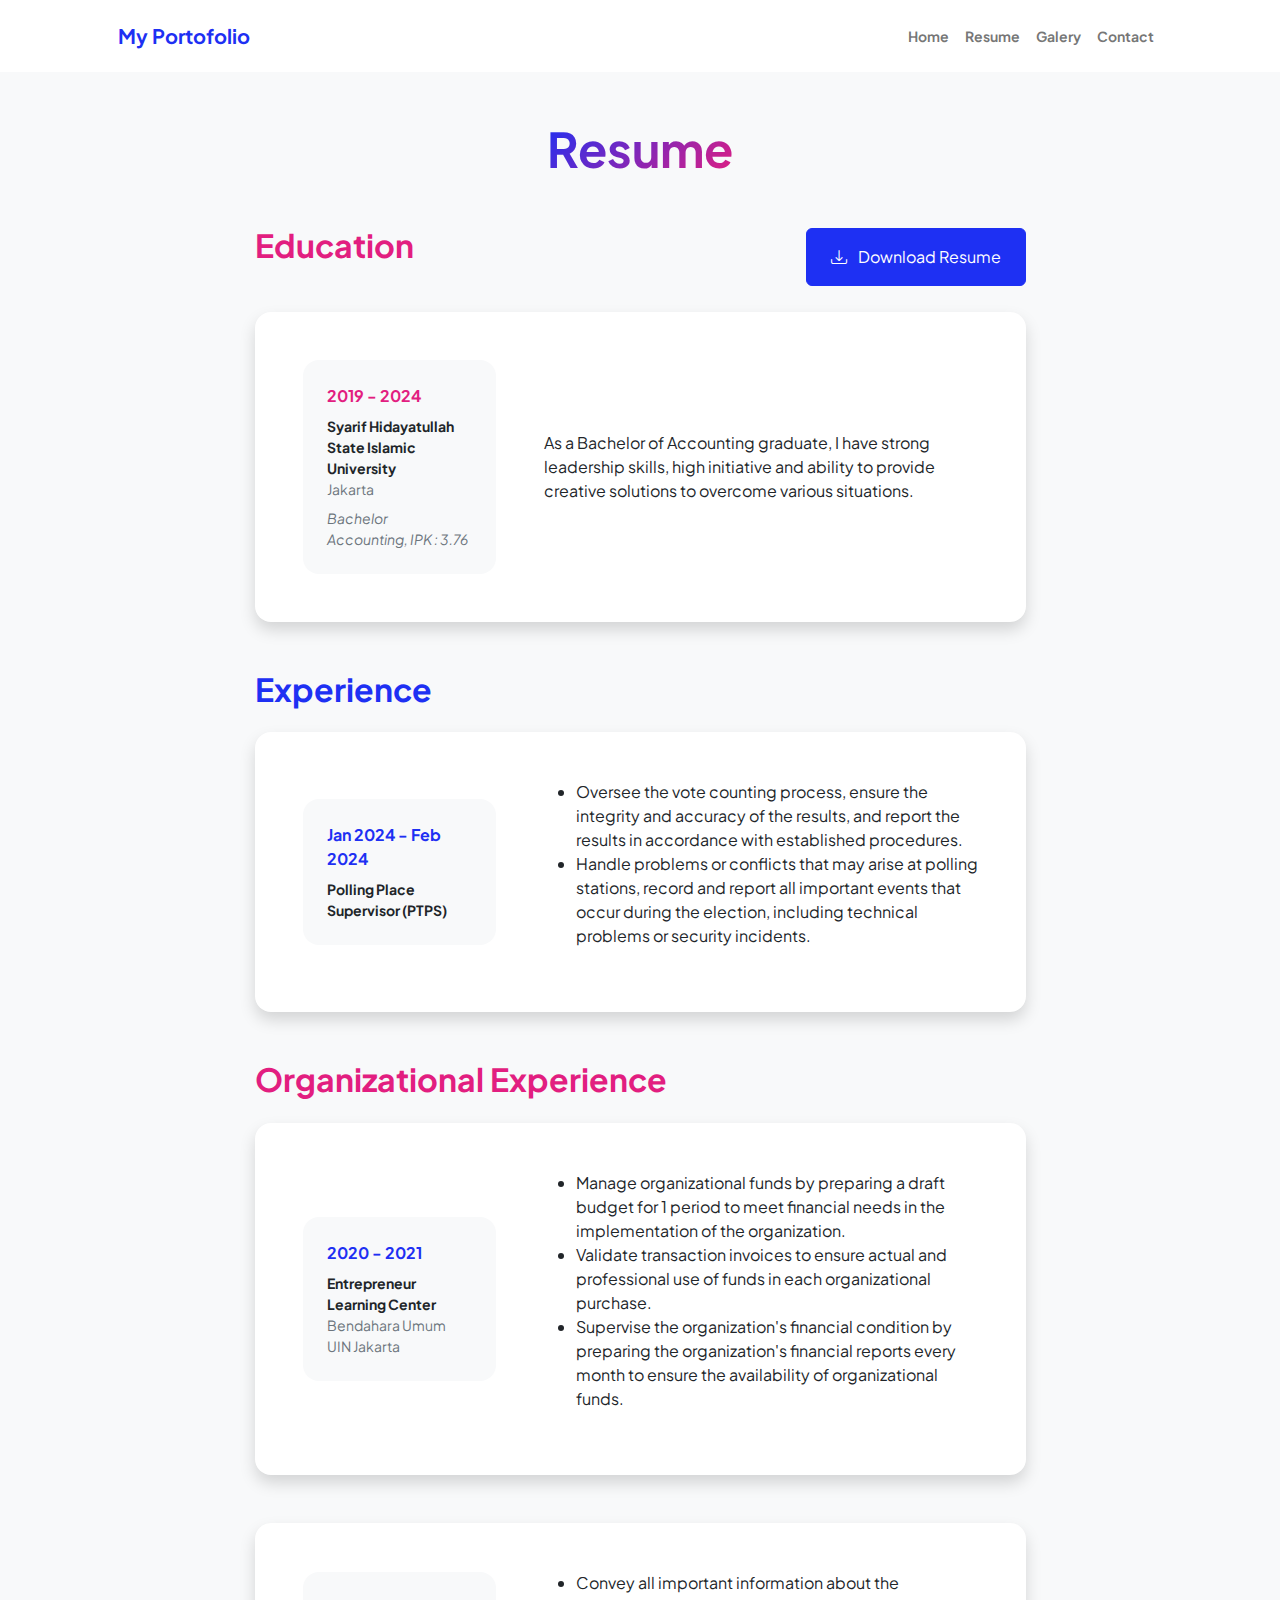
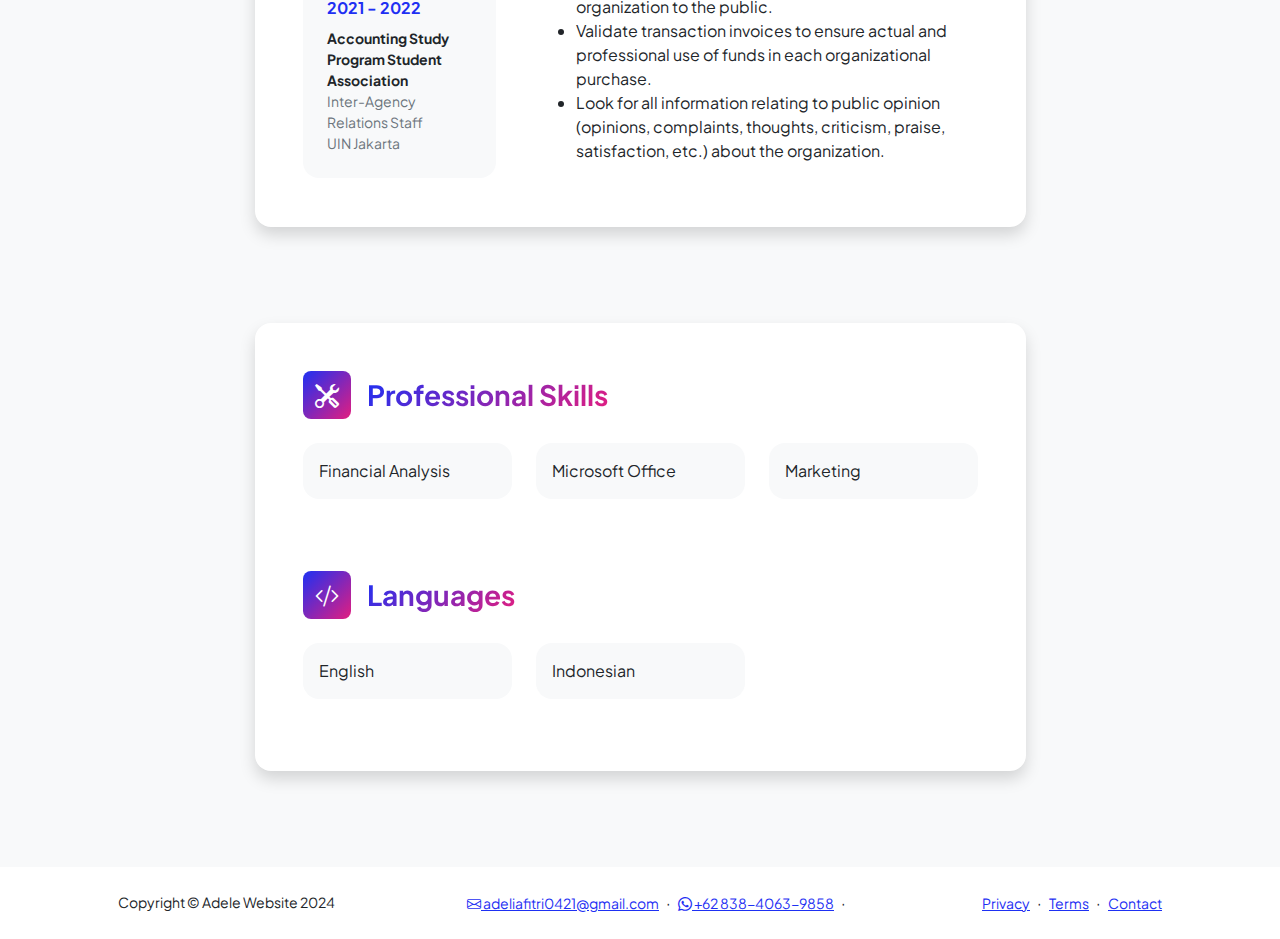
<file: resume.html>
<!DOCTYPE html>
<html lang="en">
    <head>
        <meta charset="utf-8" />
        <meta name="viewport" content="width=device-width, initial-scale=1, shrink-to-fit=no" />
        <meta name="description" content="" />
        <meta name="author" content="" />
        <title>Portofolio - Adele</title>
        <!-- Favicon-->
        <link rel="icon" type="image/x-icon" href="assets/favicon.ico" />
        <!-- Custom Google font-->
        <link rel="preconnect" href="https://fonts.googleapis.com" />
        <link rel="preconnect" href="https://fonts.gstatic.com" crossorigin />
        <link href="https://fonts.googleapis.com/css2?family=Plus+Jakarta+Sans:wght@100;200;300;400;500;600;700;800;900&amp;display=swap" rel="stylesheet" />
        <!-- Bootstrap icons-->
        <link href="https://cdn.jsdelivr.net/npm/bootstrap-icons@1.8.1/font/bootstrap-icons.css" rel="stylesheet" />
        <!-- Core theme CSS (includes Bootstrap)-->
        <link href="css/styles.css" rel="stylesheet" />
    </head>
    <body class="d-flex flex-column h-100 bg-light">
        <main class="flex-shrink-0">
            <!-- Navigation-->
            <nav class="navbar navbar-expand-lg navbar-light bg-white py-3">
                <div class="container px-5">
                    <a class="navbar-brand" href="index.html"><span class="fw-bolder text-primary">My Portofolio</span></a>
                    <button class="navbar-toggler" type="button" data-bs-toggle="collapse" data-bs-target="#navbarSupportedContent" aria-controls="navbarSupportedContent" aria-expanded="false" aria-label="Toggle navigation"><span class="navbar-toggler-icon"></span></button>
                    <div class="collapse navbar-collapse" id="navbarSupportedContent">
                        <ul class="navbar-nav ms-auto mb-2 mb-lg-0 small fw-bolder">
                            <li class="nav-item"><a class="nav-link" href="index.html">Home</a></li>
                            <li class="nav-item"><a class="nav-link" href="resume.html">Resume</a></li>
                            <li class="nav-item"><a class="nav-link" href="galery.html">Galery</a></li>
                            <li class="nav-item"><a class="nav-link" href="contact.html">Contact</a></li>
                        </ul>
                    </div>
                </div>
            </nav>
            <!-- Page Content-->
            <div class="container px-5 my-5">
                <div class="text-center mb-5">
                    <h1 class="display-5 fw-bolder mb-0"><span class="text-gradient d-inline">Resume</span></h1>
                </div>
                <div class="row gx-5 justify-content-center">
                    <div class="col-lg-11 col-xl-9 col-xxl-8">
                        <!-- Education Section-->
                        <section>
                            <div class="d-flex align-items-center justify-content-between mb-4">
                            <h2 class="text-secondary fw-bolder mb-4">Education</h2>
                                <!-- Download resume button-->
                                <a class="btn btn-primary px-4 py-3" href="/assets/CV Adelia Fitri.pdf">
                                    <div class="d-inline-block bi bi-download me-2"></div>
                                    Download Resume
                                </a>
                            </div>
                            <!-- Education Card 1-->
                            <div class="card shadow border-0 rounded-4 mb-5">
                                <div class="card-body p-5">
                                    <div class="row align-items-center gx-5">
                                        <div class="col text-center text-lg-start mb-4 mb-lg-0">
                                            <div class="bg-light p-4 rounded-4">
                                                <div class="text-secondary fw-bolder mb-2">2019 - 2024</div>
                                                <div class="mb-2">
                                                    <div class="small fw-bolder">Syarif Hidayatullah State Islamic University</div>
                                                    <div class="small text-muted">Jakarta</div>
                                                </div>
                                                <div class="fst-italic">
                                                    <div class="small text-muted">Bachelor</div>
                                                    <div class="small text-muted">Accounting, IPK : 3.76</div>
                                                </div>
                                            </div>
                                        </div>
                                        <div class="col-lg-8"><div>As a Bachelor of Accounting graduate, I have strong leadership skills, high initiative and ability
                                            to provide creative solutions to overcome various situations.</div></div>
                                    </div>
                                </div>
                            </div> 
                        </section>
                        <!-- Experience Section-->
                        <section>
                            <div class="d-flex align-items-center justify-content-between mb-4">
                                <h2 class="text-primary fw-bolder mb-0">Experience</h2>
                            </div>
                            <!-- Experience Card 1-->
                            <div class="card shadow border-0 rounded-4 mb-5">
                                <div class="card-body p-5">
                                    <div class="row align-items-center gx-5">
                                        <div class="col text-center text-lg-start mb-4 mb-lg-0">
                                            <div class="bg-light p-4 rounded-4">
                                                <div class="text-primary fw-bolder mb-2">Jan 2024 - Feb 2024</div>
                                                <div class="small fw-bolder">Polling Place Supervisor (PTPS)</div>
                                                <!-- <div class="small text-muted">Stark Industries</div>
                                                <div class="small text-muted">Los Angeles, CA</div> -->
                                            </div>
                                        </div>
                                        <div class="col-lg-8"><div>
                                            <ul>
                                                <li>Oversee the vote counting process, ensure the integrity and accuracy of the results, and report the results in accordance with established procedures.</li>
                                                <li>Handle problems or conflicts that may arise at polling stations, record and report all important events that occur during the election, including technical problems or security incidents.</li>
                                            </ul>
                                        </div></div>
                                    </div>
                                </div>
                            </div>
                        </section>
                        <!-- Experience ORGANIZATIONAL-->
                        <section>
                            <div class="d-flex align-items-center justify-content-between mb-4">
                                <h2 class="text-secondary fw-bolder mb-0">Organizational Experience</h2>
                            </div>
                            <!-- Experience Card 1-->
                            <div class="card shadow border-0 rounded-4 mb-5">
                                <div class="card-body p-5">
                                    <div class="row align-items-center gx-5">
                                        <div class="col text-center text-lg-start mb-4 mb-lg-0">
                                            <div class="bg-light p-4 rounded-4">
                                                <div class="text-primary fw-bolder mb-2">2020 - 2021</div>
                                                <div class="small fw-bolder">Entrepreneur Learning Center</div>
                                                <div class="small text-muted">Bendahara Umum</div>
                                                <div class="small text-muted">UIN Jakarta</div>
                                            </div>
                                        </div>
                                        <div class="col-lg-8"><div>
                                            <ul>
                                                <li>Manage organizational funds by preparing a draft budget for 1 period to meet financial needs in the implementation of the organization.</li>
                                                <li>Validate transaction invoices to ensure actual and professional use of funds in each organizational purchase.</li>
                                                <li>Supervise the organization's financial condition by preparing the organization's financial reports every month to ensure the availability of organizational funds.</li>
                                            </ul>
                                        </div></div>
                                    </div>
                                </div>
                            </div>
                            <!-- Experience Card 2-->
                           <div class="card shadow border-0 rounded-4 mb-5">
                                <div class="card-body p-5">
                                    <div class="row align-items-center gx-5">
                                        <div class="col text-center text-lg-start mb-4 mb-lg-0">
                                            <div class="bg-light p-4 rounded-4">
                                                <div class="text-primary fw-bolder mb-2">2021 - 2022</div>
                                                <div class="small fw-bolder">Accounting Study Program Student Association</div>
                                                <div class="small text-muted">Inter-Agency Relations Staff</div>
                                                <div class="small text-muted">UIN Jakarta</div>
                                            </div>
                                        </div>
                                        <div class="col-lg-8"><div>
                                            <ul>
                                                <li>Convey all important information about the organization to the public.</li>
                                                <li>Validate transaction invoices to ensure actual and professional use of funds in each organizational purchase.</li>
                                                <li>Look for all information relating to public opinion (opinions, complaints, thoughts, criticism, praise, satisfaction, etc.) about the organization.</li>
                                            </ul>
                                        </div></div>
                                </div>
                            </div> 
                        </section>
                        <!-- Divider-->
                        <div class="pb-5"></div>
                        <!-- Skills Section-->
                        <section>
                            <!-- Skillset Card-->
                            <div class="card shadow border-0 rounded-4 mb-5">
                                <div class="card-body p-5">
                                    <!-- Professional skills list-->
                                    <div class="mb-5">
                                        <div class="d-flex align-items-center mb-4">
                                            <div class="feature bg-primary bg-gradient-primary-to-secondary text-white rounded-3 me-3"><i class="bi bi-tools"></i></div>
                                            <h3 class="fw-bolder mb-0"><span class="text-gradient d-inline">Professional Skills</span></h3>
                                        </div>
                                        <div class="row row-cols-1 row-cols-md-3 mb-4">
                                            <div class="col mb-4 mb-md-0"><div class="d-flex align-items-center bg-light rounded-4 p-3 h-100">Financial Analysis</div></div>
                                            <div class="col mb-4 mb-md-0"><div class="d-flex align-items-center bg-light rounded-4 p-3 h-100">Microsoft Office</div></div>
                                            <div class="col"><div class="d-flex align-items-center bg-light rounded-4 p-3 h-100">Marketing</div></div>
                                        </div>
                                        <div class="row row-cols-1 row-cols-md-3">
                                        </div>
                                    </div>
                                    <!-- Languages list-->
                                    <div class="mb-0">
                                        <div class="d-flex align-items-center mb-4">
                                            <div class="feature bg-primary bg-gradient-primary-to-secondary text-white rounded-3 me-3"><i class="bi bi-code-slash"></i></div>
                                            <h3 class="fw-bolder mb-0"><span class="text-gradient d-inline">Languages</span></h3>
                                        </div>
                                        <div class="row row-cols-1 row-cols-md-3 mb-4">
                                            <div class="col mb-4 mb-md-0"><div class="d-flex align-items-center bg-light rounded-4 p-3 h-100">English</div></div>
                                            <div class="col mb-4 mb-md-0"><div class="d-flex align-items-center bg-light rounded-4 p-3 h-100">Indonesian</div></div>
                                            <!-- <div class="col"><div class="d-flex align-items-center bg-light rounded-4 p-3 h-100">Japan</div></div> -->
                                        </div>
                                    </div>
                                </div>
                            </div>
                        </section>
                    </div>
                </div>
            </div>
        </main>
        <!-- Footer-->
        <footer class="bg-white py-4 mt-auto">
            <div class="container px-5">
                <div class="row align-items-center justify-content-between flex-column flex-sm-row">
                    <div class="col-auto"><div class="small m-0">Copyright &copy; Adele Website 2024</div></div>
                    <div class="col-auto">
                        <a class="small" href="#!"><i class="fas bi-envelope"></i> adeliafitri0421@gmail.com</a>
                        <span class="mx-1">&middot;</span>
                        <a class="small" href="#!"><i class="fas bi-whatsapp"></i> +62 838-4063-9858</a>
                        <span class="mx-1">&middot;</span>
                    </div>
                    <div class="col-auto">
                        <a class="small" href="#!">Privacy</a>
                        <span class="mx-1">&middot;</span>
                        <a class="small" href="#!">Terms</a>
                        <span class="mx-1">&middot;</span>
                        <a class="small" href="#!">Contact</a>
                    </div>
                </div>
            </div>
        </footer>
        <!-- Bootstrap core JS-->
        <script src="https://cdn.jsdelivr.net/npm/bootstrap@5.2.3/dist/js/bootstrap.bundle.min.js"></script>
        <!-- Core theme JS-->
        <script src="js/scripts.js"></script>
    </body>
</html>
</file>
